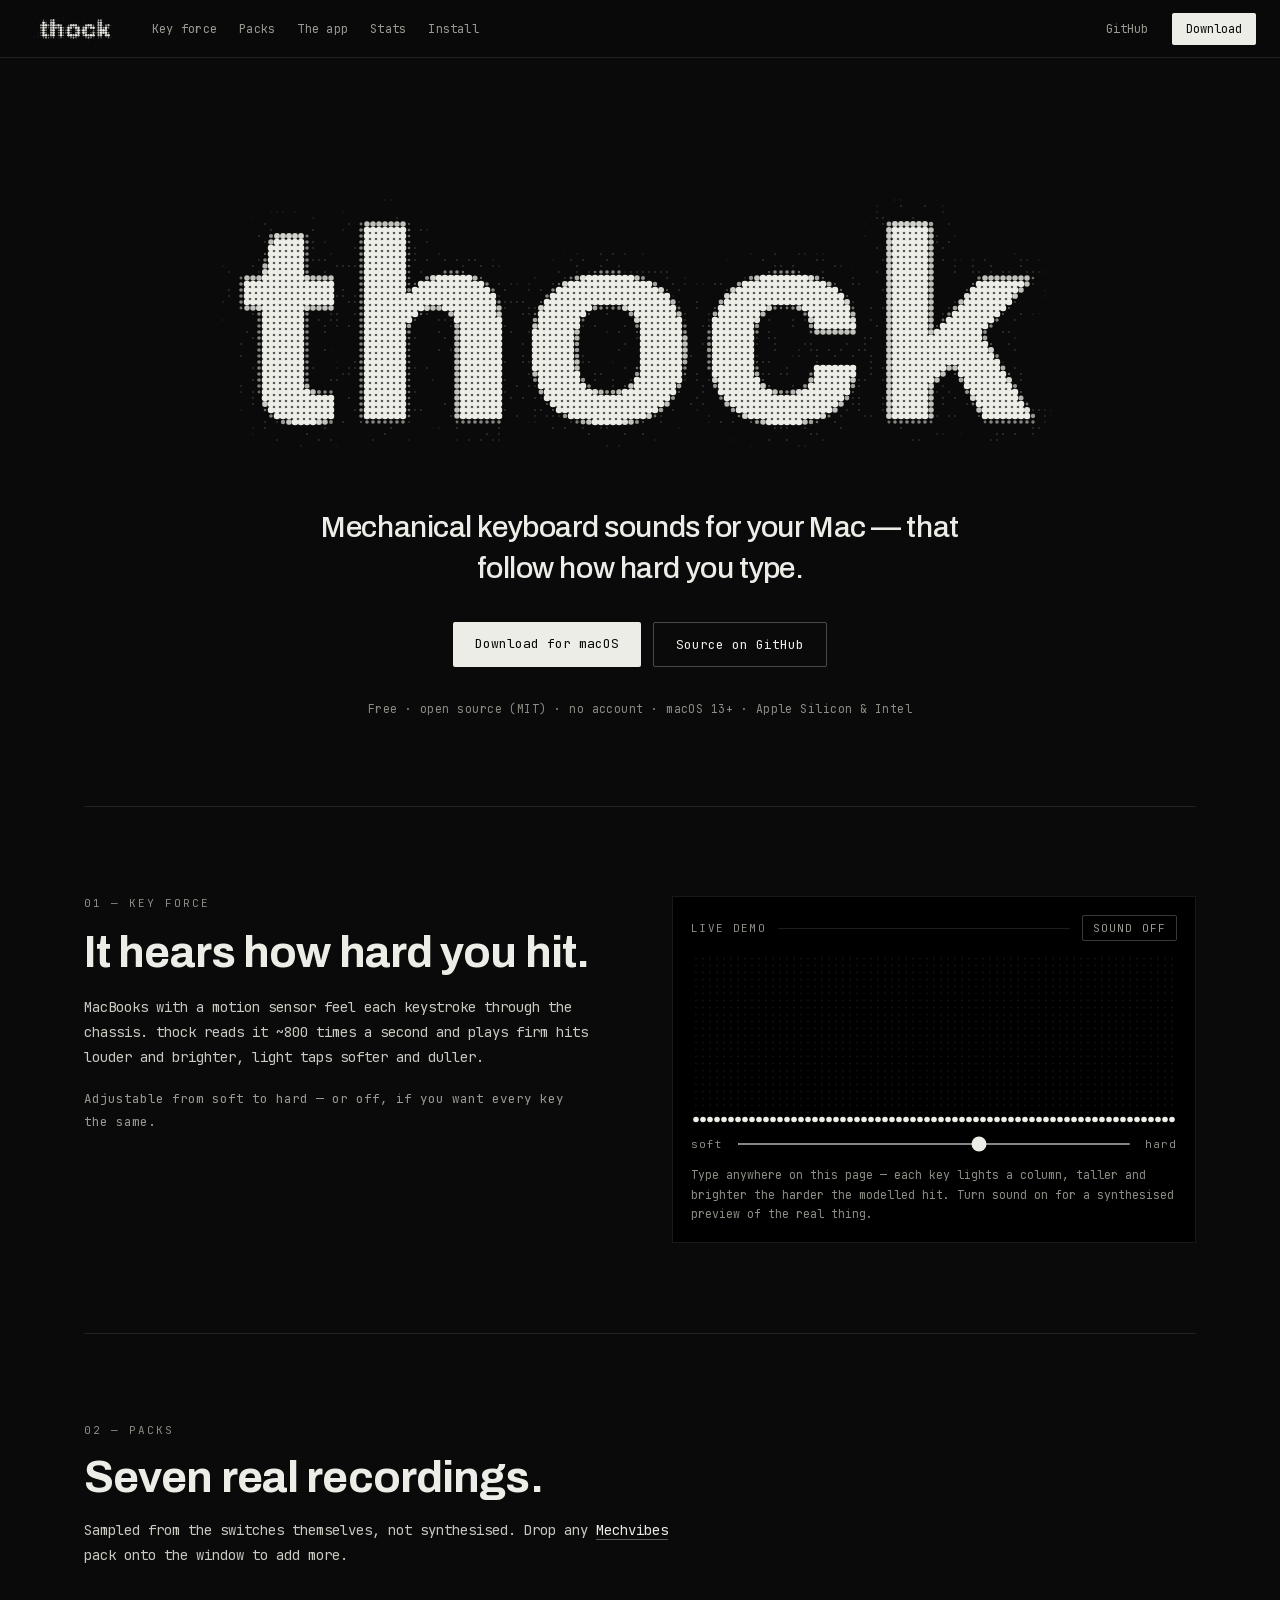
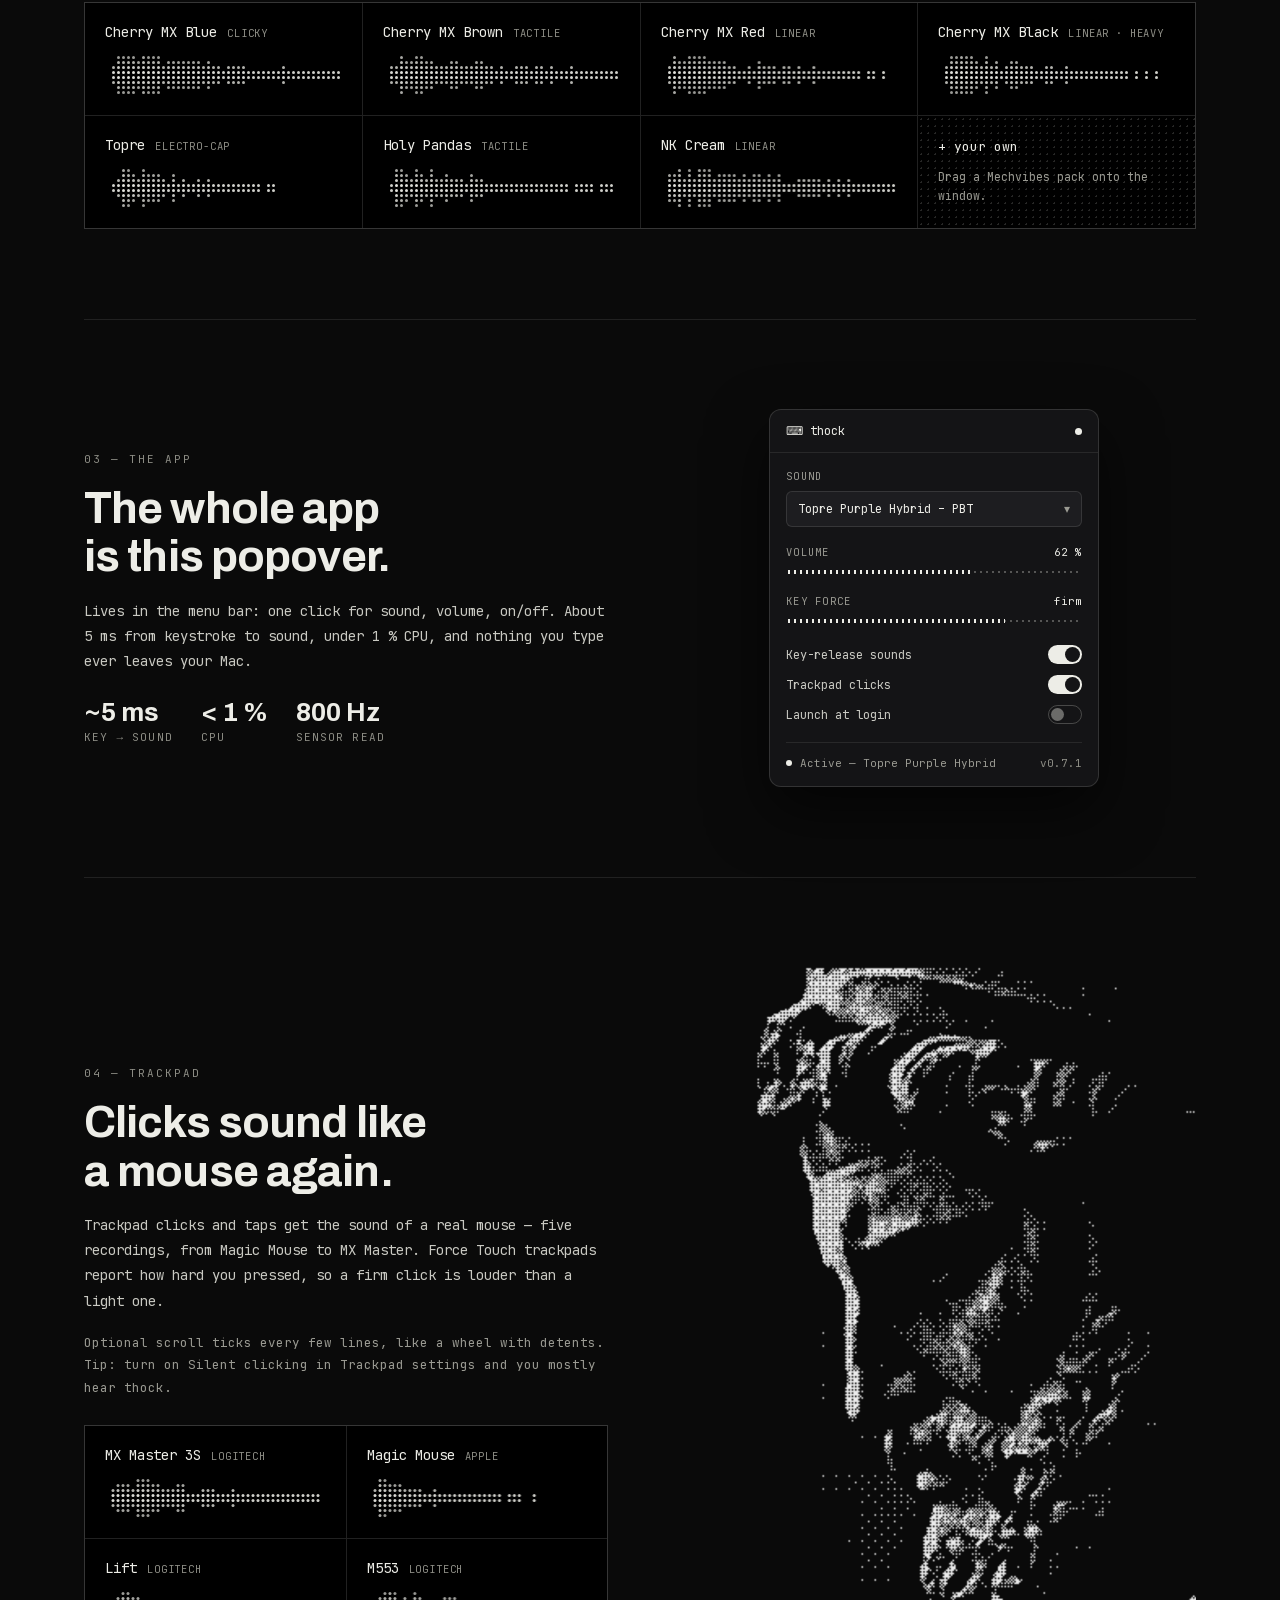
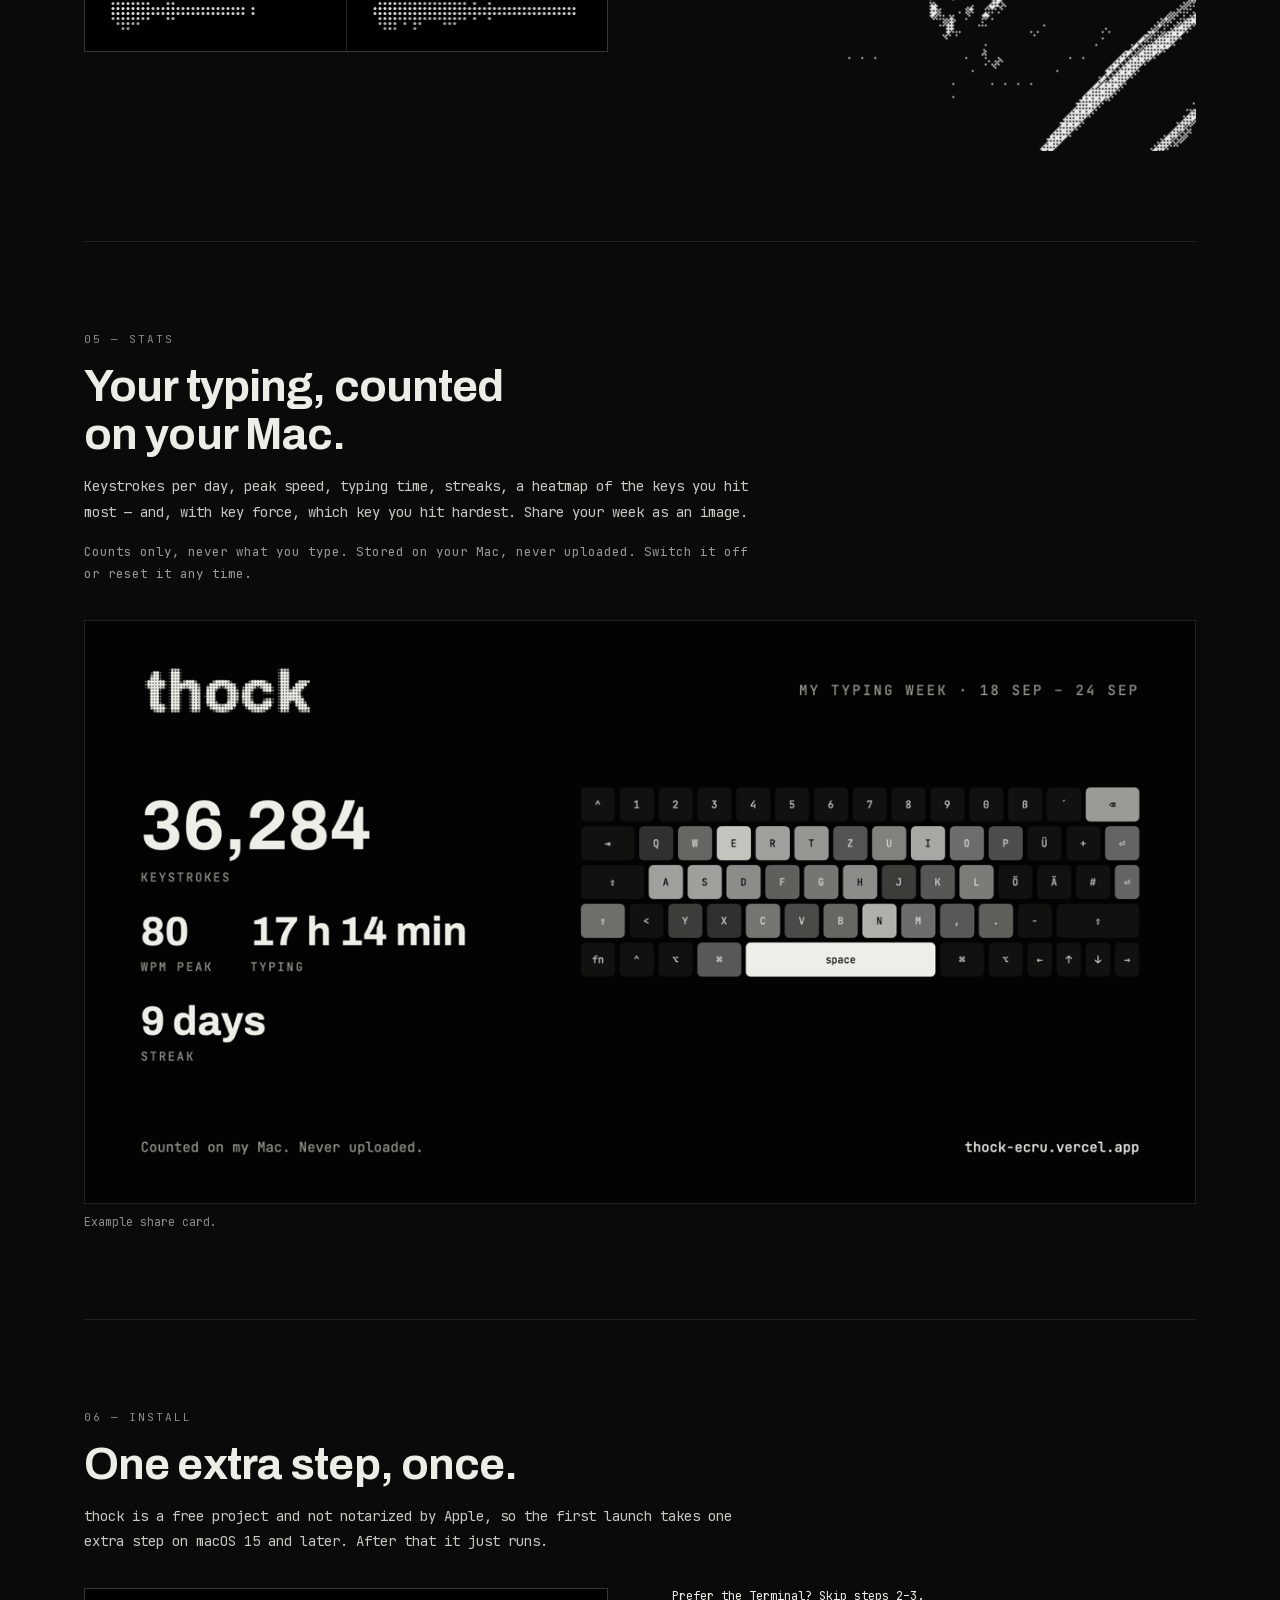
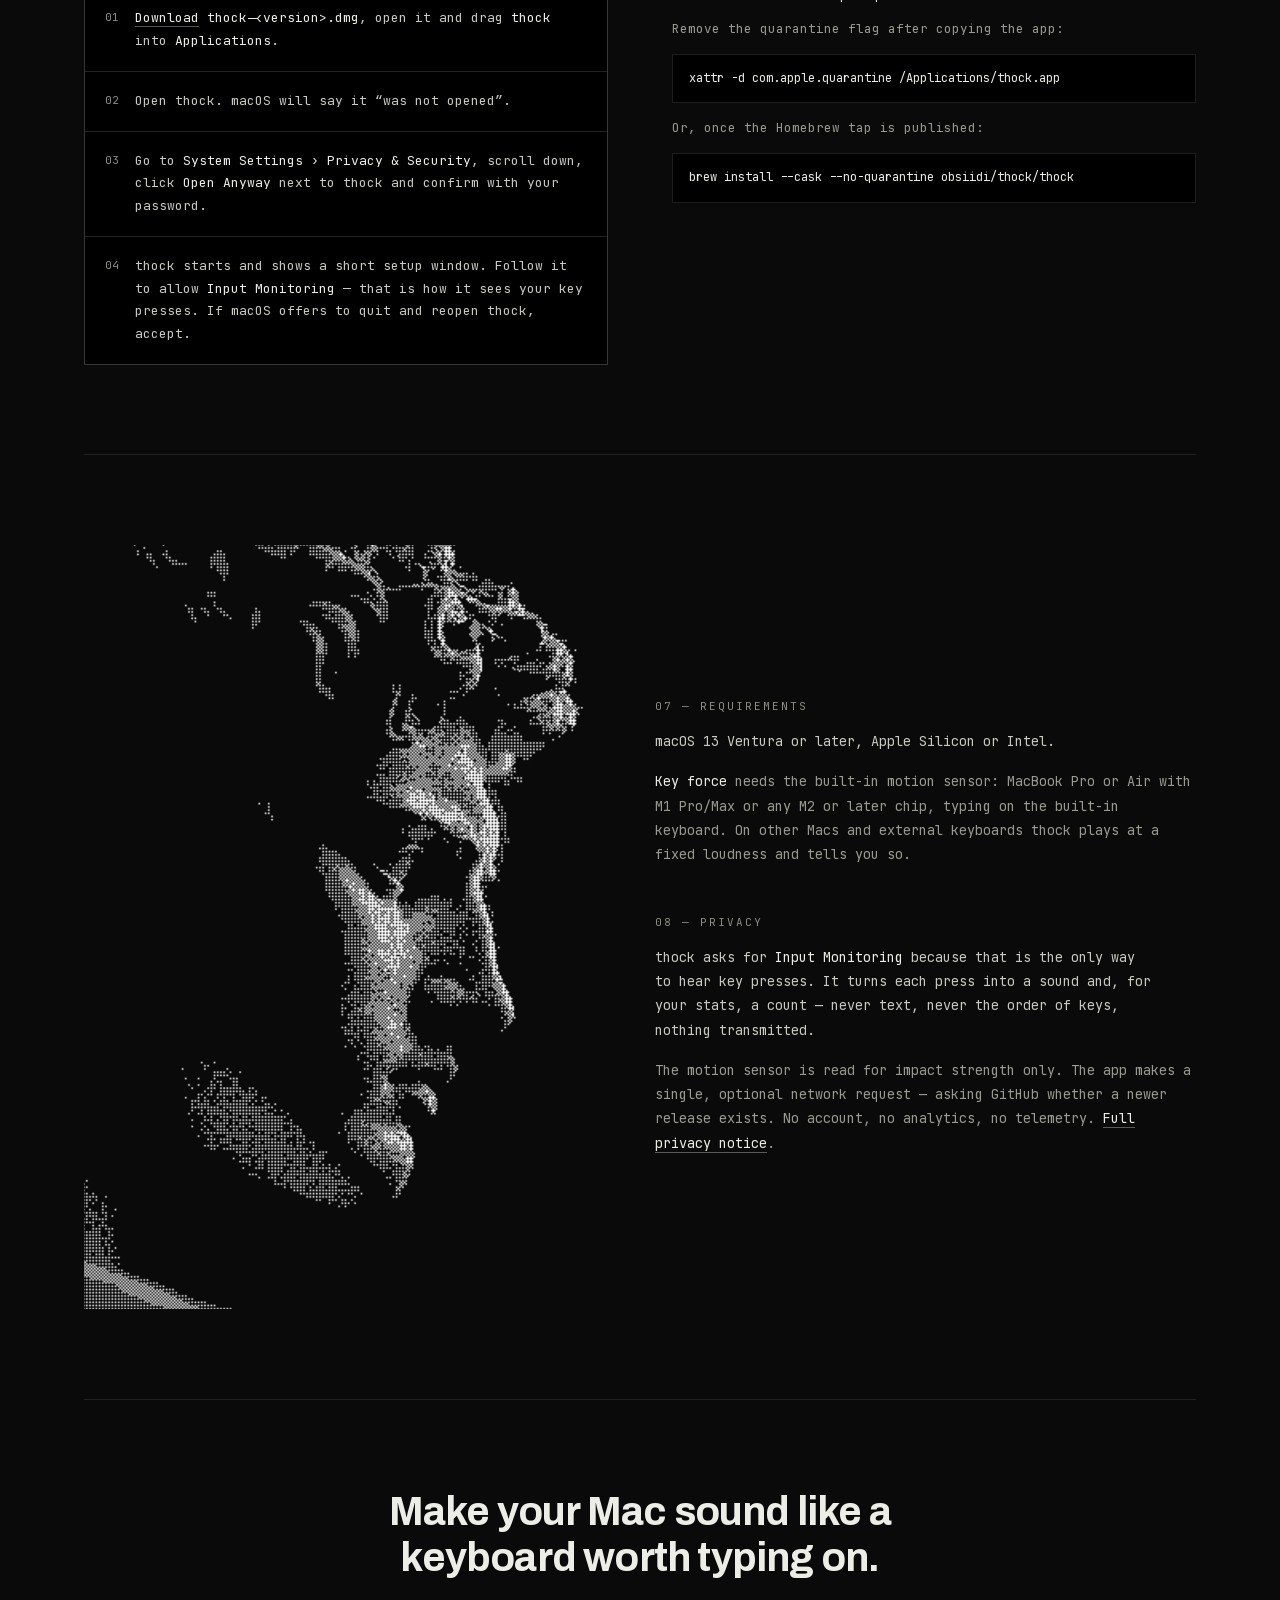
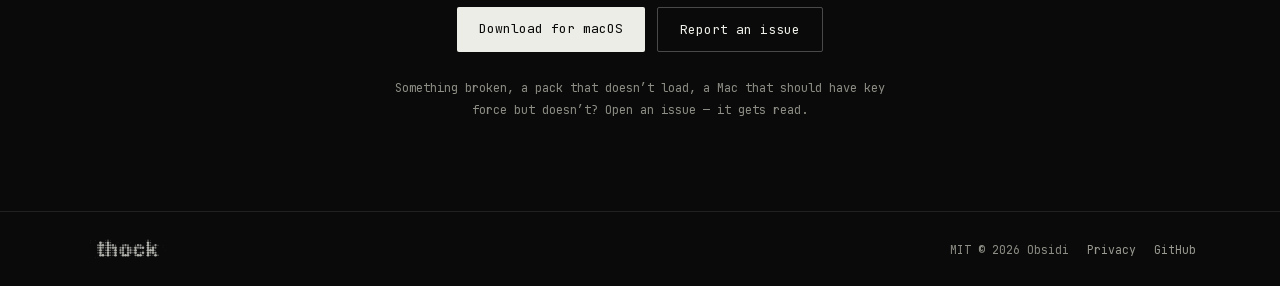
<file: site/index.html>
<!doctype html>
<html lang="en">
<head>
<meta charset="utf-8">
<meta name="viewport" content="width=device-width, initial-scale=1">
<title>thock — mechanical keyboard sounds with key force, for Mac</title>
<meta name="description" content="thock plays mechanical keyboard sounds on your Mac and follows how hard you type. Free, open source, no account.">
<link rel="icon" href="icon.png">
<link rel="stylesheet" href="style.css">
</head>
<body>

<header class="top">
  <a href="#top" class="mark" aria-label="thock"><canvas class="mark-sm" data-dots data-mode="mark" data-step="2.5"></canvas></a>
  <nav>
    <a href="#force">Key force</a>
    <a href="#packs">Packs</a>
    <a href="#app">The app</a>
    <a href="#stats">Stats</a>
    <a href="#install">Install</a>
  </nav>
  <span class="spacer"></span>
  <a class="gh" href="https://github.com/obsiidi/thock">GitHub</a>
  <a class="btn sm" href="https://github.com/obsiidi/thock/releases/latest">Download</a>
</header>

<main id="top">

  <section class="hero">
    <h1 class="sr-only">thock — mechanical keyboard sounds with key force, for Mac</h1>
    <div class="hero-mark"><canvas class="mark-hero" data-dots data-mode="mark" data-step="6" aria-hidden="true"></canvas></div>
    <p class="tagline">Mechanical keyboard sounds for your Mac — that follow how hard you type.</p>
    <div class="cta">
      <a class="btn" href="https://github.com/obsiidi/thock/releases/latest">Download for macOS</a>
      <a class="btn-ghost" href="https://github.com/obsiidi/thock">Source on GitHub</a>
    </div>
    <p class="meta">Free · open source (MIT) · no account · macOS 13+ · Apple Silicon &amp; Intel</p>
  </section>

  <section id="force" class="sec split">
    <div class="stack">
      <span class="eyebrow">01 — Key force</span>
      <h2 class="title">It hears how hard you hit.</h2>
      <p class="lead">MacBooks with a motion sensor feel each keystroke through the chassis. thock reads it ~800 times a second and plays firm hits louder and brighter, light taps softer and duller.</p>
      <p class="sub">Adjustable from soft to hard — or off, if you want every key the same.</p>
    </div>
    <div class="demo">
      <div class="demo-head">
        <span>Live demo</span>
        <span class="rule"></span>
        <button class="demo-toggle" id="soundToggle" type="button" aria-pressed="false">sound off</button>
      </div>
      <canvas class="force" data-dots data-mode="force" data-step="7" aria-hidden="true"></canvas>
      <div class="demo-range">
        <span>soft</span>
        <input type="range" id="forceRange" min="0" max="100" value="62" aria-label="Demo sensitivity">
        <span>hard</span>
      </div>
      <p class="demo-note">Type anywhere on this page — each key lights a column, taller and brighter the harder the modelled hit. Turn sound on for a synthesised preview of the real thing.</p>
    </div>
  </section>

  <section id="packs" class="sec stack">
    <div class="stack tight mw-620">
      <span class="eyebrow">02 — Packs</span>
      <h2 class="title">Seven real recordings.</h2>
      <p class="lead">Sampled from the switches themselves, not synthesised. Drop any <a class="u" href="https://mechvibes.com">Mechvibes</a> pack onto the window to add more.</p>
    </div>
    <div class="packs">
      <div class="pack"><div class="pack-name"><b>Cherry MX Blue</b><span>CLICKY</span></div><canvas class="bars" data-dots data-mode="bars" data-seed="1" data-step="5" aria-hidden="true"></canvas></div>
      <div class="pack"><div class="pack-name"><b>Cherry MX Brown</b><span>TACTILE</span></div><canvas class="bars" data-dots data-mode="bars" data-seed="2" data-step="5" aria-hidden="true"></canvas></div>
      <div class="pack"><div class="pack-name"><b>Cherry MX Red</b><span>LINEAR</span></div><canvas class="bars" data-dots data-mode="bars" data-seed="3" data-step="5" aria-hidden="true"></canvas></div>
      <div class="pack"><div class="pack-name"><b>Cherry MX Black</b><span>LINEAR · HEAVY</span></div><canvas class="bars" data-dots data-mode="bars" data-seed="4" data-step="5" aria-hidden="true"></canvas></div>
      <div class="pack"><div class="pack-name"><b>Topre</b><span>ELECTRO-CAP</span></div><canvas class="bars" data-dots data-mode="bars" data-seed="5" data-step="5" aria-hidden="true"></canvas></div>
      <div class="pack"><div class="pack-name"><b>Holy Pandas</b><span>TACTILE</span></div><canvas class="bars" data-dots data-mode="bars" data-seed="6" data-step="5" aria-hidden="true"></canvas></div>
      <div class="pack"><div class="pack-name"><b>NK Cream</b><span>LINEAR</span></div><canvas class="bars" data-dots data-mode="bars" data-seed="7" data-step="5" aria-hidden="true"></canvas></div>
      <div class="pack own"><b>+ your own</b><span>Drag a Mechvibes pack onto the window.</span></div>
    </div>
  </section>

  <section id="app" class="sec split center">
    <div class="stack">
      <span class="eyebrow">03 — The app</span>
      <h2 class="title">The whole app is this popover.</h2>
      <p class="lead">Lives in the menu bar: one click for sound, volume, on/off. About 5 ms from keystroke to sound, under 1 % CPU, and nothing you type ever leaves your Mac.</p>
      <div class="stats">
        <div class="stat"><b>~5 ms</b><span>key → sound</span></div>
        <div class="stat"><b>&lt; 1 %</b><span>CPU</span></div>
        <div class="stat"><b>800 Hz</b><span>sensor read</span></div>
      </div>
    </div>
    <div class="popover-wrap" aria-label="What the menu bar popover looks like">
      <div class="popover">
        <div class="pop-head"><span>⌨︎ thock</span><span class="spacer"></span><span class="dot"></span></div>
        <div class="pop-body">
          <div class="pop-field">
            <span class="pop-label">Sound</span>
            <div class="pop-select"><span class="ellipsis">Topre Purple Hybrid – PBT</span><span class="caret">▾</span></div>
          </div>
          <div class="pop-field meter">
            <div class="meter-head"><span class="pop-label">Volume</span><span class="val">62 %</span></div>
            <div class="dots"><i class="w62"></i></div>
          </div>
          <div class="pop-field meter">
            <div class="meter-head"><span class="pop-label">Key force</span><span class="val">firm</span></div>
            <div class="dots"><i class="w74"></i></div>
          </div>
          <div class="pop-toggles">
            <div class="pop-row"><span>Key-release sounds</span><span class="sw"><i></i></span></div>
            <div class="pop-row"><span>Trackpad clicks</span><span class="sw"><i></i></span></div>
            <div class="pop-row"><span>Launch at login</span><span class="sw off"><i></i></span></div>
          </div>
          <div class="pop-foot"><span class="dot s"></span><span class="ellipsis">Active — Topre Purple Hybrid</span><span class="ver">v0.7.1</span></div>
        </div>
      </div>
    </div>
  </section>

  <section id="trackpad" class="sec split center">
    <div class="stack">
      <span class="eyebrow">04 — Trackpad</span>
      <h2 class="title">Clicks sound like a mouse again.</h2>
      <p class="lead">Trackpad clicks and taps get the sound of a real mouse — five recordings, from Magic Mouse to MX Master. Force Touch trackpads report how hard you pressed, so a firm click is louder than a light one.</p>
      <p class="sub">Optional scroll ticks every few lines, like a wheel with detents. Tip: turn on Silent clicking in Trackpad settings and you mostly hear thock.</p>
      <div class="packs mice">
        <div class="pack"><div class="pack-name"><b>MX Master 3S</b><span>LOGITECH</span></div><canvas class="bars" data-dots data-mode="bars" data-seed="11" data-step="5" aria-hidden="true"></canvas></div>
        <div class="pack"><div class="pack-name"><b>Magic Mouse</b><span>APPLE</span></div><canvas class="bars" data-dots data-mode="bars" data-seed="12" data-step="5" aria-hidden="true"></canvas></div>
        <div class="pack"><div class="pack-name"><b>Lift</b><span>LOGITECH</span></div><canvas class="bars" data-dots data-mode="bars" data-seed="13" data-step="5" aria-hidden="true"></canvas></div>
        <div class="pack"><div class="pack-name"><b>M553</b><span>LOGITECH</span></div><canvas class="bars" data-dots data-mode="bars" data-seed="14" data-step="5" aria-hidden="true"></canvas></div>
      </div>
    </div>
    <div class="bust">
      <canvas data-dots data-mode="photo" data-src="bust.png" aria-hidden="true"></canvas>
    </div>
  </section>

  <section id="stats" class="sec stack">
    <div class="stack tight mw-680">
      <span class="eyebrow">05 — Stats</span>
      <h2 class="title">Your typing, counted on your Mac.</h2>
      <p class="lead">Keystrokes per day, peak speed, typing time, streaks, a heatmap of the keys you hit most — and, with key force, which key you hit hardest. Share your week as an image.</p>
      <p class="sub">Counts only, never what you type. Stored on your Mac, never uploaded. Switch it off or reset it any time.</p>
    </div>
    <figure class="card-fig">
      <img src="stats-card.png" width="1200" height="630" alt="Example share card: 36,283 keystrokes, 80 wpm peak, 17 h 13 min typing, 9-day streak, and a keyboard heatmap.">
      <figcaption>Example share card.</figcaption>
    </figure>
  </section>

  <section id="install" class="sec stack">
    <div class="stack tight mw-680">
      <span class="eyebrow">06 — Install</span>
      <h2 class="title">One extra step, once.</h2>
      <p class="lead">thock is a free project and not notarized by Apple, so the first launch takes one extra step on macOS 15 and later. After that it just runs.</p>
    </div>
    <div class="split">
      <ol class="steps">
        <li><span class="n">01</span><span class="t"><a class="u" href="https://github.com/obsiidi/thock/releases/latest">Download</a> <span class="hl">thock-&lt;version&gt;.dmg</span>, open it and drag <span class="hl">thock</span> into <span class="hl">Applications</span>.</span></li>
        <li><span class="n">02</span><span class="t">Open thock. macOS will say it “was not opened”.</span></li>
        <li><span class="n">03</span><span class="t">Go to <span class="hl">System Settings › Privacy &amp; Security</span>, scroll down, click <span class="hl">Open Anyway</span> next to thock and confirm with your password.</span></li>
        <li><span class="n">04</span><span class="t">thock starts and shows a short setup window. Follow it to allow <span class="hl">Input Monitoring</span> — that is how it sees your key presses. If macOS offers to quit and reopen thock, accept.</span></li>
      </ol>
      <div class="alt">
        <span class="alt-title">Prefer the Terminal? Skip steps 2–3.</span>
        <p>Remove the quarantine flag after copying the app:</p>
        <pre>xattr -d com.apple.quarantine /Applications/thock.app</pre>
        <p>Or, once the Homebrew tap is published:</p>
        <pre>brew install --cask --no-quarantine obsiidi/thock/thock</pre>
      </div>
    </div>
  </section>

  <section class="sec with-portrait">
    <div class="portrait">
      <canvas data-dots data-mode="photo" data-src="portrait.png" aria-hidden="true"></canvas>
    </div>
    <div class="portrait-text">
      <div class="stack tight">
        <span class="eyebrow">07 — Requirements</span>
        <p class="body">macOS 13 Ventura or later, Apple Silicon or Intel.</p>
        <p class="body dim"><span class="hl">Key force</span> needs the built-in motion sensor: MacBook Pro or Air with M1 Pro/Max or any M2 or later chip, typing on the built-in keyboard. On other Macs and external keyboards thock plays at a fixed loudness and tells you so.</p>
      </div>
      <div class="stack tight">
        <span class="eyebrow">08 — Privacy</span>
        <p class="body">thock asks for <span class="hl">Input Monitoring</span> because that is the only way to hear key presses. It turns each press into a sound and, for your stats, a count — never text, never the order of keys, nothing transmitted.</p>
        <p class="body dim">The motion sensor is read for impact strength only. The app makes a single, optional network request — asking GitHub whether a newer release exists. No account, no analytics, no telemetry. <a class="u" href="/privacy">Full privacy notice</a>.</p>
      </div>
    </div>
  </section>

  <section class="sec finale">
    <h2 class="title">Make your Mac sound like a keyboard worth typing on.</h2>
    <div class="cta">
      <a class="btn" href="https://github.com/obsiidi/thock/releases/latest">Download for macOS</a>
      <a class="btn-ghost" href="https://github.com/obsiidi/thock/issues">Report an issue</a>
    </div>
    <p>Something broken, a pack that doesn’t load, a Mac that should have key force but doesn’t? Open an issue — it gets read.</p>
  </section>

</main>

<footer>
  <div class="foot">
    <canvas class="mark-foot" data-dots data-mode="mark" data-step="2.5" aria-hidden="true"></canvas>
    <span class="spacer"></span>
    <span>MIT © 2026 Obsidi</span>
    <a href="/privacy">Privacy</a>
    <a href="https://github.com/obsiidi/thock">GitHub</a>
  </div>
</footer>

<script src="site.js"></script>
</body>
</html>
</file>
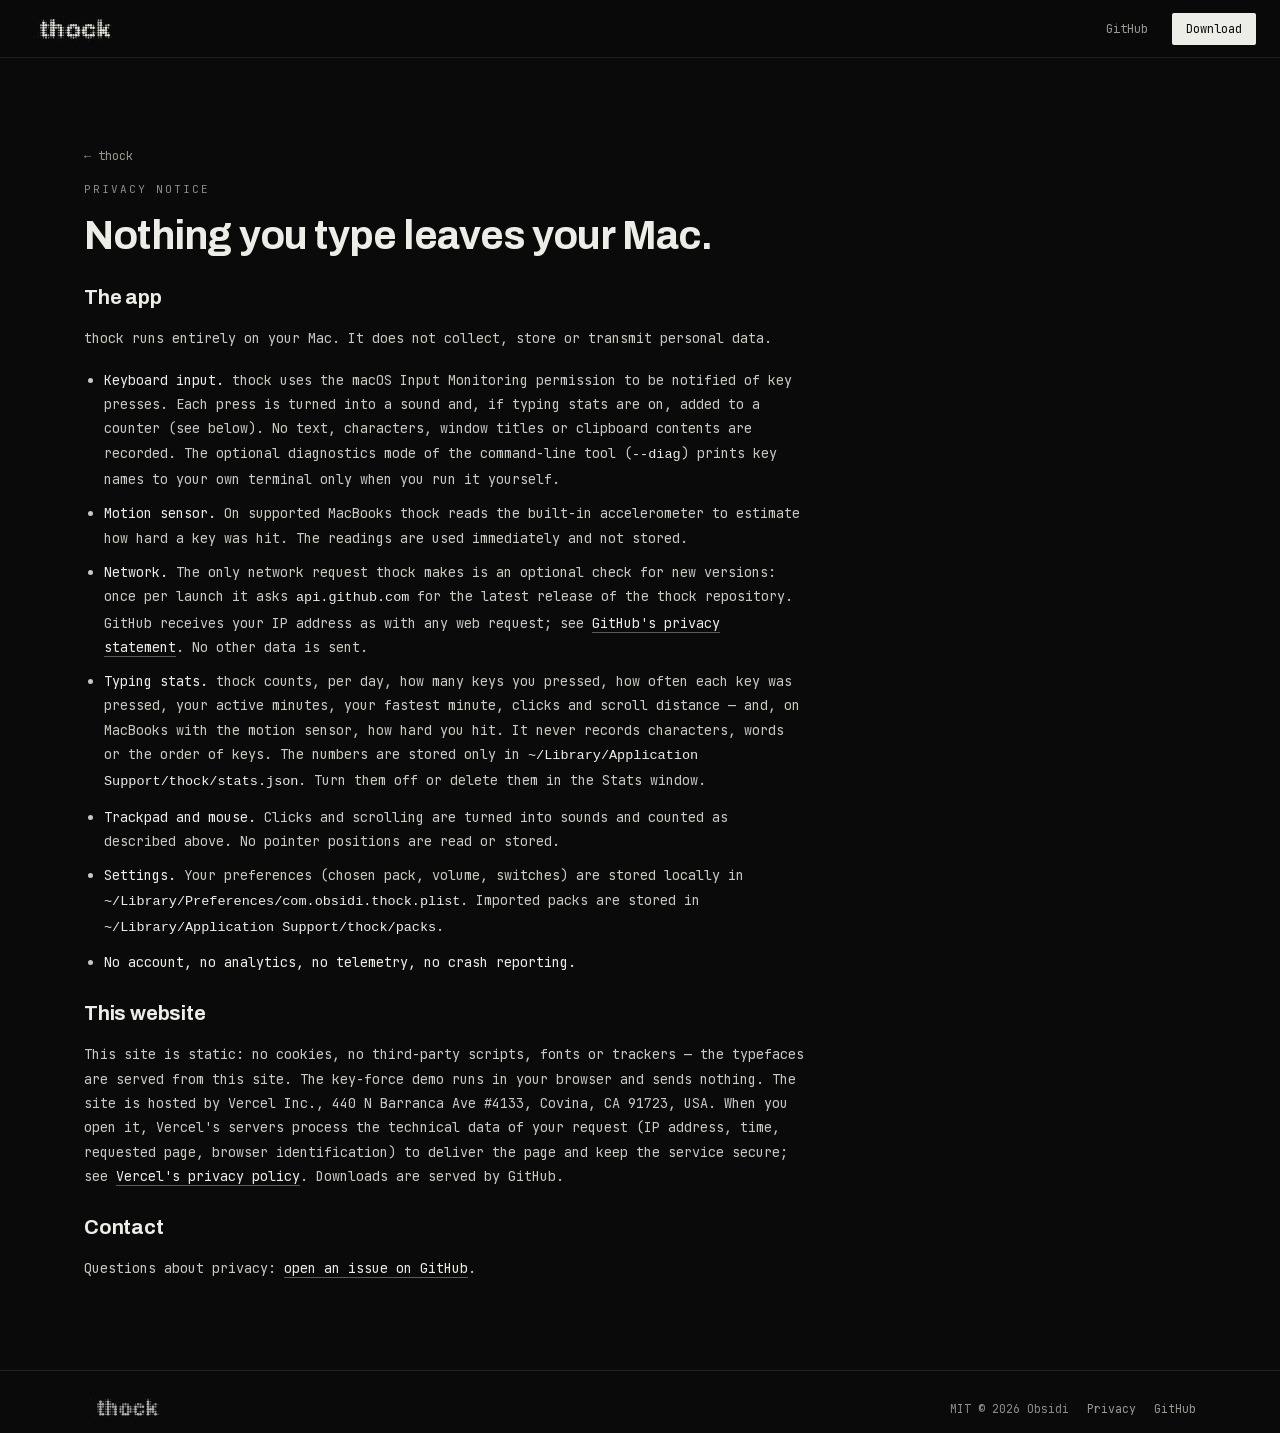
<file: site/privacy.html>
<!doctype html>
<html lang="en">
<head>
<meta charset="utf-8">
<meta name="viewport" content="width=device-width, initial-scale=1">
<title>Privacy — thock</title>
<link rel="icon" href="icon.png">
<link rel="stylesheet" href="style.css">
</head>
<body>

<header class="top">
  <a href="/" class="mark" aria-label="thock"><canvas class="mark-sm" data-dots data-mode="mark" data-step="2.5"></canvas></a>
  <span class="spacer"></span>
  <a class="gh" href="https://github.com/obsiidi/thock">GitHub</a>
  <a class="btn sm" href="https://github.com/obsiidi/thock/releases/latest">Download</a>
</header>

<main>
  <article class="article">
    <a class="back" href="/">← thock</a>
    <span class="eyebrow">Privacy notice</span>
    <h1 class="title">Nothing you type leaves your Mac.</h1>

    <h2>The app</h2>
    <p class="body">thock runs entirely on your Mac. It does not collect, store or transmit personal data.</p>
    <ul>
      <li><span class="hl">Keyboard input.</span> thock uses the macOS Input Monitoring permission to be notified of key presses. Each press is turned into a sound and, if typing stats are on, added to a counter (see below). No text, characters, window titles or clipboard contents are recorded. The optional diagnostics mode of the command-line tool (<code>--diag</code>) prints key names to your own terminal only when you run it yourself.</li>
      <li><span class="hl">Motion sensor.</span> On supported MacBooks thock reads the built-in accelerometer to estimate how hard a key was hit. The readings are used immediately and not stored.</li>
      <li><span class="hl">Network.</span> The only network request thock makes is an optional check for new versions: once per launch it asks <code>api.github.com</code> for the latest release of the thock repository. GitHub receives your IP address as with any web request; see <a class="u" href="https://docs.github.com/site-policy/privacy-policies/github-general-privacy-statement">GitHub's privacy statement</a>. No other data is sent.</li>
      <li><span class="hl">Typing stats.</span> thock counts, per day, how many keys you pressed, how often each key was pressed, your active minutes, your fastest minute, clicks and scroll distance — and, on MacBooks with the motion sensor, how hard you hit. It never records characters, words or the order of keys. The numbers are stored only in <code>~/Library/Application Support/thock/stats.json</code>. Turn them off or delete them in the Stats window.</li>
      <li><span class="hl">Trackpad and mouse.</span> Clicks and scrolling are turned into sounds and counted as described above. No pointer positions are read or stored.</li>
      <li><span class="hl">Settings.</span> Your preferences (chosen pack, volume, switches) are stored locally in <code>~/Library/Preferences/com.obsidi.thock.plist</code>. Imported packs are stored in <code>~/Library/Application Support/thock/packs</code>.</li>
      <li><span class="hl">No account, no analytics, no telemetry, no crash reporting.</span></li>
    </ul>

    <h2>This website</h2>
    <p class="body">This site is static: no cookies, no third-party scripts, fonts or trackers — the typefaces are served from this site. The key-force demo runs in your browser and sends nothing. The site is hosted by Vercel Inc., 440 N Barranca Ave #4133, Covina, CA 91723, USA. When you open it, Vercel's servers process the technical data of your request (IP address, time, requested page, browser identification) to deliver the page and keep the service secure; see <a class="u" href="https://vercel.com/legal/privacy-policy">Vercel's privacy policy</a>. Downloads are served by GitHub.</p>

    <h2>Contact</h2>
    <p class="body">Questions about privacy: <a class="u" href="https://github.com/obsiidi/thock/issues">open an issue on GitHub</a>.</p>
  </article>
</main>

<footer>
  <div class="foot">
    <canvas class="mark-foot" data-dots data-mode="mark" data-step="2.5" aria-hidden="true"></canvas>
    <span class="spacer"></span>
    <span>MIT © 2026 Obsidi</span>
    <a href="/privacy">Privacy</a>
    <a href="https://github.com/obsiidi/thock">GitHub</a>
  </div>
</footer>

<script src="site.js"></script>
</body>
</html>
</file>
<file: site/style.css>
/* thock — website styles. Ported from the Claude Design canvas (dark, mono). */

@font-face {
  font-family: "Archivo";
  font-style: normal;
  font-weight: 100 900;
  font-display: swap;
  src: url("fonts/archivo-latin.woff2") format("woff2");
}
@font-face {
  font-family: "JetBrains Mono";
  font-style: normal;
  font-weight: 100 800;
  font-display: swap;
  src: url("fonts/jetbrains-mono-latin.woff2") format("woff2");
}

:root {
  --bg: #0a0a0a;
  --panel: #000;
  --ink: #edede7;
  --ink-2: #c9c9c2;
  --ink-3: #9a9a92;
  --ink-4: #8d8d85;
  --line: rgba(237, 237, 231, .1);
  --line-2: rgba(237, 237, 231, .12);
  --line-3: rgba(237, 237, 231, .14);
  --line-4: rgba(237, 237, 231, .24);
  --line-5: rgba(237, 237, 231, .28);
  --line-6: rgba(237, 237, 231, .35);
  --display: "Archivo", "Helvetica Neue", Helvetica, Arial, sans-serif;
  --mono: "JetBrains Mono", ui-monospace, SFMono-Regular, Menlo, monospace;
  --pad: clamp(48px, 7vw, 96px);
}

html { scroll-behavior: smooth; }
@media (prefers-reduced-motion: reduce) {
  html { scroll-behavior: auto; }
}

* { box-sizing: border-box; }
body {
  margin: 0;
  min-height: 100vh;
  background: var(--bg);
  color: var(--ink);
  font-family: var(--mono);
  -webkit-font-smoothing: antialiased;
}
a { color: var(--ink); text-decoration: none; }
a:hover { color: #fff; }
::selection { background: var(--ink); color: var(--bg); }
input[type="range"] { accent-color: var(--ink); }
:focus-visible { outline: 2px solid var(--ink); outline-offset: 3px; }
canvas { display: block; }

.sr-only {
  position: absolute; width: 1px; height: 1px; overflow: hidden; clip-path: inset(50%);
}
.spacer { flex: 1; }
.hl { color: var(--ink); }
.u { border-bottom: 1px solid var(--line-6); }

/* Header */
.top {
  position: sticky; top: 0; z-index: 20;
  display: flex; align-items: center; gap: 24px;
  padding: 0 24px; height: 58px;
  background: rgba(10, 10, 10, .82);
  backdrop-filter: blur(14px); -webkit-backdrop-filter: blur(14px);
  border-bottom: 1px solid var(--line);
}
.top .mark { display: block; line-height: 0; }
.mark-sm { width: 104px; height: 26px; }
.top nav { display: flex; flex-wrap: wrap; gap: 22px; font-size: 12px; letter-spacing: .02em; }
.top nav a, .top .gh { color: var(--ink-3); font-size: 12px; }
.top nav a:hover, .top .gh:hover { color: var(--ink); }
@media (max-width: 640px) {
  .top nav { display: none; }
}

/* Buttons */
.btn {
  display: inline-block; font-size: 13px; padding: 13px 22px; border-radius: 2px;
  background: var(--ink); color: var(--bg);
}
.btn:hover { background: #fff; color: var(--bg); }
.btn.sm { font-size: 12px; padding: 8px 14px; }
.btn-ghost {
  display: inline-block; font-size: 13px; padding: 13px 22px; border-radius: 2px;
  border: 1px solid var(--line-5); color: var(--ink);
}
.btn-ghost:hover { border-color: var(--ink); color: var(--ink); }

/* Layout */
main { max-width: 1160px; margin: 0 auto; padding: 0 24px; }
.sec { padding: var(--pad) 0; border-top: 1px solid var(--line); }
.split {
  display: grid; grid-template-columns: repeat(auto-fit, minmax(300px, 1fr));
  gap: clamp(28px, 5vw, 64px); align-items: start;
}
.split.center { align-items: center; }
.split.narrow { grid-template-columns: repeat(auto-fit, minmax(290px, 1fr)); }
.stack { display: flex; flex-direction: column; gap: 18px; }
.stack.tight { gap: 16px; }
.sec.stack { gap: 34px; }
.mw-620 { max-width: 620px; }
.mw-680 { max-width: 680px; }

.eyebrow { font-size: 11px; letter-spacing: .18em; text-transform: uppercase; color: var(--ink-4); }
.title {
  margin: 0; font-family: var(--display); font-weight: 700;
  font-size: clamp(28px, 4vw, 44px); line-height: 1.1; letter-spacing: -.02em; color: var(--ink);
  text-wrap: balance;
}
.lead { margin: 0; font-size: 14px; line-height: 1.8; color: var(--ink-2); text-wrap: pretty; }
.sub { margin: 0; font-size: 12.5px; line-height: 1.8; color: var(--ink-3); text-wrap: pretty; }
.body { margin: 0; font-size: 13.5px; line-height: 1.8; color: var(--ink-2); text-wrap: pretty; }
.body.dim { color: var(--ink-3); }

/* Hero */
.hero {
  padding: clamp(56px, 9vw, 120px) 0 var(--pad);
  display: flex; flex-direction: column; align-items: center; gap: 34px;
}
.hero-mark { width: 100%; max-width: 900px; background: var(--bg); }
.mark-hero { width: 100%; height: clamp(150px, 26vw, 300px); cursor: crosshair; }
.tagline {
  margin: 0; max-width: 660px; text-align: center;
  font-family: var(--display); font-weight: 500;
  font-size: clamp(20px, 3vw, 30px); line-height: 1.35; letter-spacing: -.015em; color: var(--ink);
  text-wrap: pretty;
}
.cta { display: flex; flex-wrap: wrap; justify-content: center; gap: 12px; }
.meta { margin: 0; font-size: 11.5px; letter-spacing: .04em; color: var(--ink-4); text-align: center; text-wrap: pretty; }

/* Live demo */
.demo {
  display: flex; flex-direction: column; gap: 14px;
  background: var(--panel); border: 1px solid var(--line); padding: 18px;
}
.demo-head {
  display: flex; align-items: center; gap: 12px;
  font-size: 11px; letter-spacing: .12em; text-transform: uppercase; color: var(--ink-4);
}
.rule { flex: 1; height: 1px; background: var(--line-2); }
.demo-toggle {
  font-family: inherit; font-size: 11px; letter-spacing: .1em; text-transform: uppercase;
  background: transparent; color: var(--ink-3); border: 1px solid var(--line-4); border-radius: 2px;
  padding: 5px 10px; cursor: pointer;
}
.demo-toggle:hover { color: var(--ink); border-color: var(--ink); }
.force { width: 100%; height: 168px; }
.demo-range { display: flex; align-items: center; gap: 14px; }
.demo-range span { font-size: 11px; color: var(--ink-4); letter-spacing: .08em; }
.demo-range input { flex: 1; height: 2px; cursor: pointer; margin: 0; }
.demo-note { margin: 0; font-size: 11.5px; line-height: 1.7; color: var(--ink-4); text-wrap: pretty; }

/* Packs */
.packs {
  display: grid; grid-template-columns: repeat(auto-fill, minmax(232px, 1fr));
  gap: 1px; background: var(--line); border: 1px solid var(--line);
}
.pack { background: var(--panel); padding: 20px; display: flex; flex-direction: column; gap: 14px; }
.pack-name { display: flex; align-items: baseline; gap: 10px; }
.pack-name b { font-weight: 400; font-size: 14px; color: var(--ink); }
.pack-name span { font-size: 10.5px; color: var(--ink-4); letter-spacing: .08em; }
.bars { width: 100%; height: 40px; }
.pack.own {
  gap: 12px; justify-content: center;
  background: var(--panel) radial-gradient(rgba(237, 237, 231, .16) 1px, transparent 1px);
  background-size: 7px 7px;
}
.pack.own b { font-weight: 400; font-size: 13px; color: var(--ink); }
.pack.own span { font-size: 11.5px; line-height: 1.7; color: var(--ink-3); }

/* Trackpad + stats sections */
.packs.mice { grid-template-columns: repeat(2, minmax(0, 1fr)); margin-top: 8px; }
.bust { width: min(440px, 100%); aspect-ratio: 880 / 1568; justify-self: end; }
.bust canvas { width: 100%; height: 100%; cursor: crosshair; }
@media (max-width: 760px) {
  .bust { justify-self: center; max-width: 360px; }
}
.card-fig { margin: 0; display: flex; flex-direction: column; gap: 10px; }
.card-fig img { width: 100%; height: auto; display: block; border: 1px solid var(--line); }
.card-fig figcaption { font-size: 11.5px; color: var(--ink-4); }

/* Stats */
.stats { display: flex; flex-wrap: wrap; gap: 28px; padding-top: 6px; }
.stat { display: flex; flex-direction: column; gap: 4px; }
.stat b { font-family: var(--display); font-size: 26px; font-weight: 700; color: var(--ink); font-variant-numeric: tabular-nums; }
.stat span { font-size: 11px; letter-spacing: .1em; text-transform: uppercase; color: var(--ink-4); }

/* Popover mock */
.popover-wrap { display: flex; justify-content: center; }
.popover {
  width: 100%; max-width: 330px; background: #141416; border: 1px solid var(--line-3);
  border-radius: 12px; overflow: hidden; box-shadow: 0 24px 60px rgba(0, 0, 0, .6);
}
.pop-head {
  display: flex; align-items: center; gap: 8px; padding: 13px 16px;
  border-bottom: 1px solid rgba(237, 237, 231, .09); font-size: 12px; color: var(--ink);
}
.dot { width: 7px; height: 7px; border-radius: 50%; background: var(--ink); }
.dot.s { width: 6px; height: 6px; }
.pop-body { padding: 16px; display: flex; flex-direction: column; gap: 18px; }
.pop-field { display: flex; flex-direction: column; gap: 8px; }
.pop-field.meter { gap: 9px; }
.pop-label { font-size: 10.5px; letter-spacing: .12em; text-transform: uppercase; color: var(--ink-3); }
.pop-select {
  display: flex; align-items: center; gap: 8px; background: #1d1d20; border: 1px solid var(--line-2);
  border-radius: 6px; padding: 9px 11px; font-size: 12px; color: var(--ink);
}
.ellipsis { flex: 1; overflow: hidden; text-overflow: ellipsis; white-space: nowrap; }
.caret { color: var(--ink-3); }
.meter-head { display: flex; align-items: baseline; }
.meter-head .pop-label { flex: 1; }
.meter-head .val { font-size: 11px; color: var(--ink); }
.dots {
  height: 8px; border-radius: 4px;
  background-image: radial-gradient(rgba(237, 237, 231, .3) 1.1px, transparent 1.1px);
  background-size: 6px 8px; background-position: 0 50%;
}
.dots i {
  display: block; height: 8px;
  background-image: radial-gradient(var(--ink) 1.4px, transparent 1.4px);
  background-size: 6px 8px; background-position: 0 50%;
}
.dots i.w62 { width: 62%; }
.dots i.w74 { width: 74%; }
.pop-toggles { display: flex; flex-direction: column; gap: 11px; padding-top: 2px; }
.pop-row { display: flex; align-items: center; gap: 10px; }
.pop-row span:first-child { flex: 1; font-size: 12px; color: var(--ink-2); }
.sw {
  width: 34px; height: 19px; border-radius: 10px; background: var(--ink);
  display: flex; align-items: center; justify-content: flex-end; padding: 2px;
}
.sw i { display: block; width: 15px; height: 15px; border-radius: 50%; background: #141416; }
.sw.off { background: transparent; border: 1px solid var(--line-4); justify-content: flex-start; }
.sw.off i { width: 13px; height: 13px; background: rgba(237, 237, 231, .4); }
.pop-foot {
  display: flex; align-items: center; gap: 8px; border-top: 1px solid rgba(237, 237, 231, .09);
  padding-top: 13px; font-size: 11px; color: var(--ink-3);
}
.pop-foot .ver { color: var(--ink-4); }

/* Install */
.steps {
  margin: 0; padding: 0; list-style: none; display: flex; flex-direction: column;
  gap: 1px; background: var(--line); border: 1px solid var(--line);
}
.steps li { background: var(--panel); padding: 18px 20px; display: flex; gap: 16px; }
.steps .n { font-size: 11px; color: var(--ink-4); padding-top: 3px; font-variant-numeric: tabular-nums; }
.steps .t { flex: 1; font-size: 13px; line-height: 1.75; color: var(--ink-2); }
.alt { display: flex; flex-direction: column; gap: 14px; }
.alt-title { font-size: 12px; color: var(--ink); }
.alt p { margin: 0; font-size: 12.5px; line-height: 1.75; color: var(--ink-3); }
pre {
  margin: 0; overflow-x: auto; background: var(--panel); border: 1px solid var(--line-2);
  padding: 14px 16px; font-family: inherit; font-size: 12px; line-height: 1.6; color: var(--ink);
}

/* Finale */
.finale {
  padding: clamp(48px, 7vw, 110px) 0;
  display: flex; flex-direction: column; align-items: center; gap: 26px; text-align: center;
}
.finale .title { max-width: 640px; font-size: clamp(26px, 3.6vw, 40px); line-height: 1.15; }
.finale p { margin: 0; max-width: 520px; font-size: 12px; line-height: 1.8; color: var(--ink-4); text-wrap: pretty; }

/* Portrait (dot-matrix picture: cursor lights it, typing ripples it) */
.with-portrait {
  display: grid; grid-template-columns: minmax(0, 507px) minmax(0, 1fr);
  gap: clamp(28px, 5vw, 64px); align-items: center;
}
.portrait { width: 100%; aspect-ratio: 1014 / 1528; }
.portrait canvas { width: 100%; height: 100%; cursor: crosshair; }
.portrait-text { display: flex; flex-direction: column; gap: 48px; max-width: 560px; }
@media (max-width: 760px) {
  .with-portrait { grid-template-columns: 1fr; }
  .portrait { max-width: 420px; }
}

/* Footer */
footer { border-top: 1px solid var(--line); }
.foot {
  max-width: 1160px; margin: 0 auto; padding: 26px 24px;
  display: flex; flex-wrap: wrap; align-items: center; gap: 18px; font-size: 11.5px; color: var(--ink-4);
}
.mark-foot { width: 88px; height: 22px; opacity: .75; }
.foot a { color: var(--ink-3); }
.foot a:hover { color: var(--ink); }

/* Secondary pages (privacy) */
.article { max-width: 720px; display: flex; flex-direction: column; gap: 18px; padding: var(--pad) 0; }
.article .title { font-size: clamp(26px, 3.6vw, 40px); }
.article h2 { margin: 0; font-family: var(--display); font-weight: 700; font-size: 20px; letter-spacing: -.01em; color: var(--ink); padding-top: 10px; }
.article ul { margin: 0; padding-left: 20px; display: flex; flex-direction: column; gap: 10px; }
.article li { font-size: 13.5px; line-height: 1.8; color: var(--ink-2); }
.article code { color: var(--ink); }
.back { font-size: 12px; color: var(--ink-3); }
.back:hover { color: var(--ink); }
</file>
